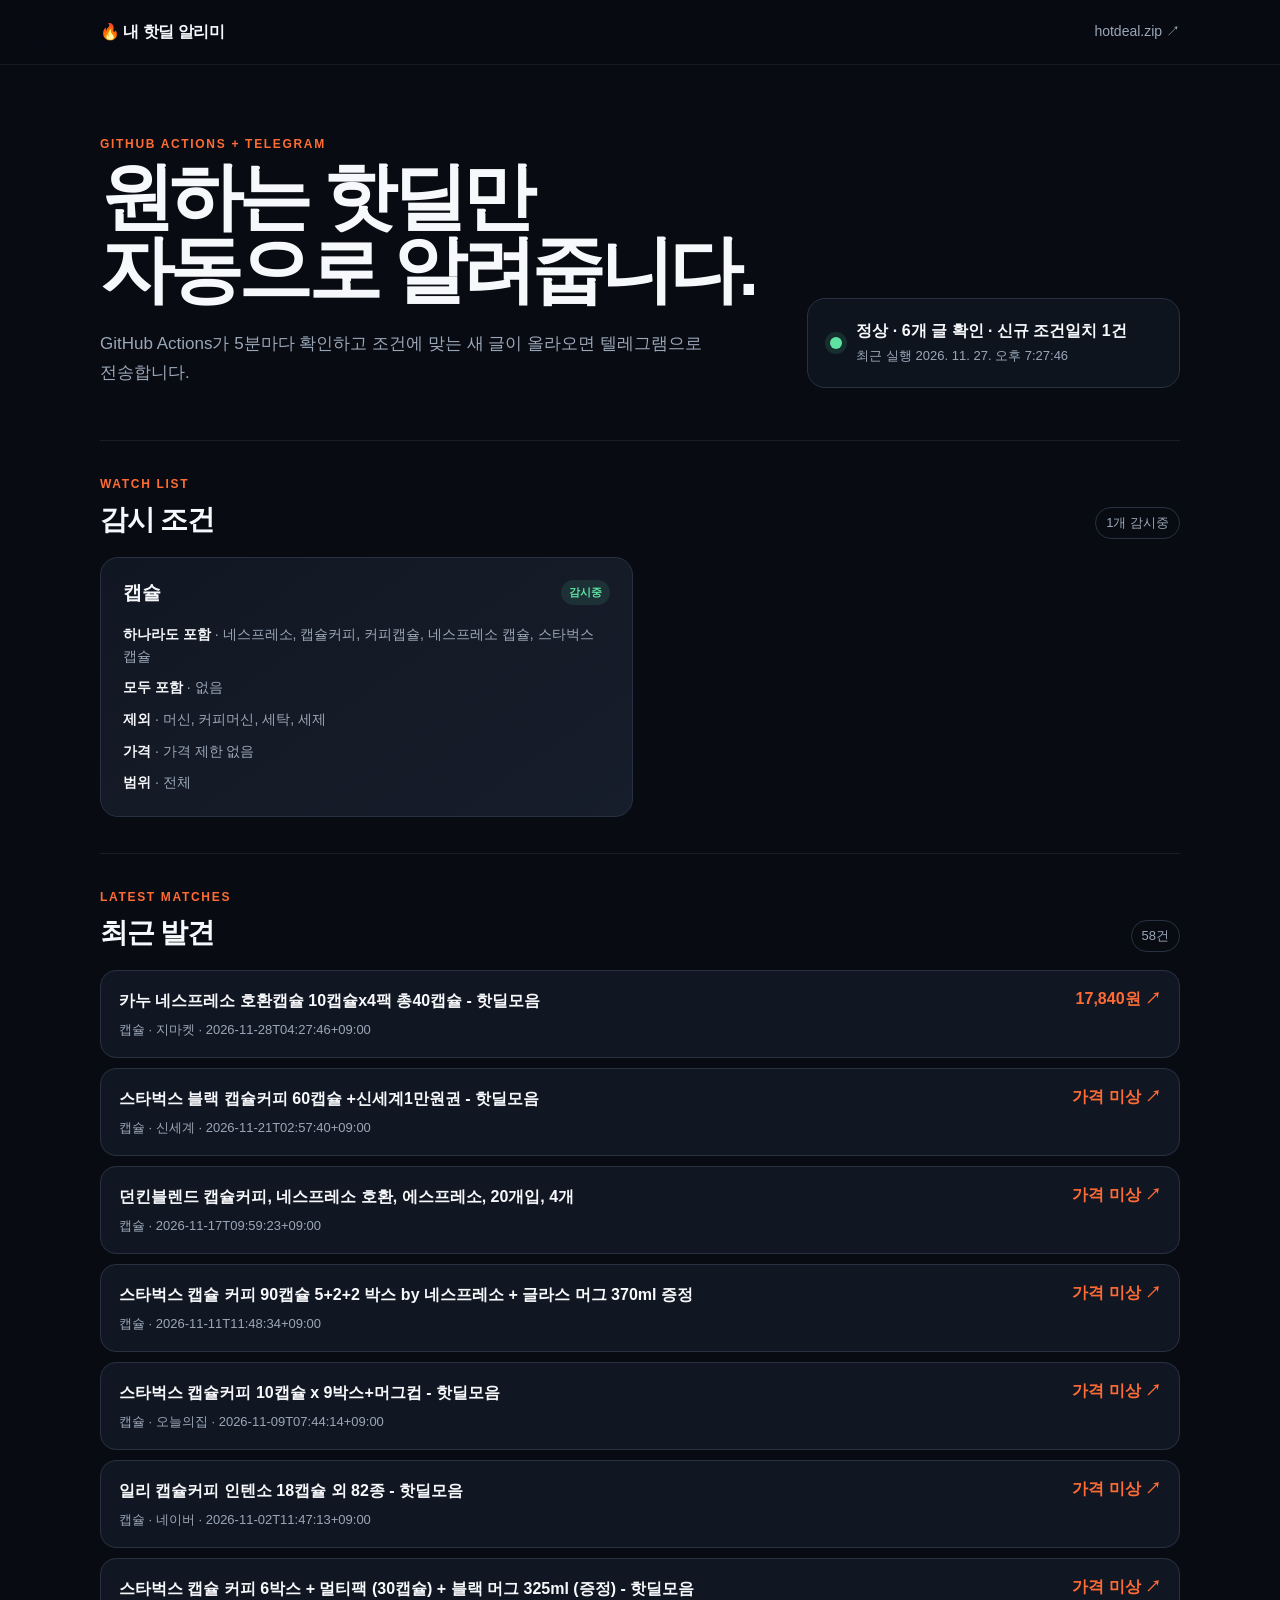
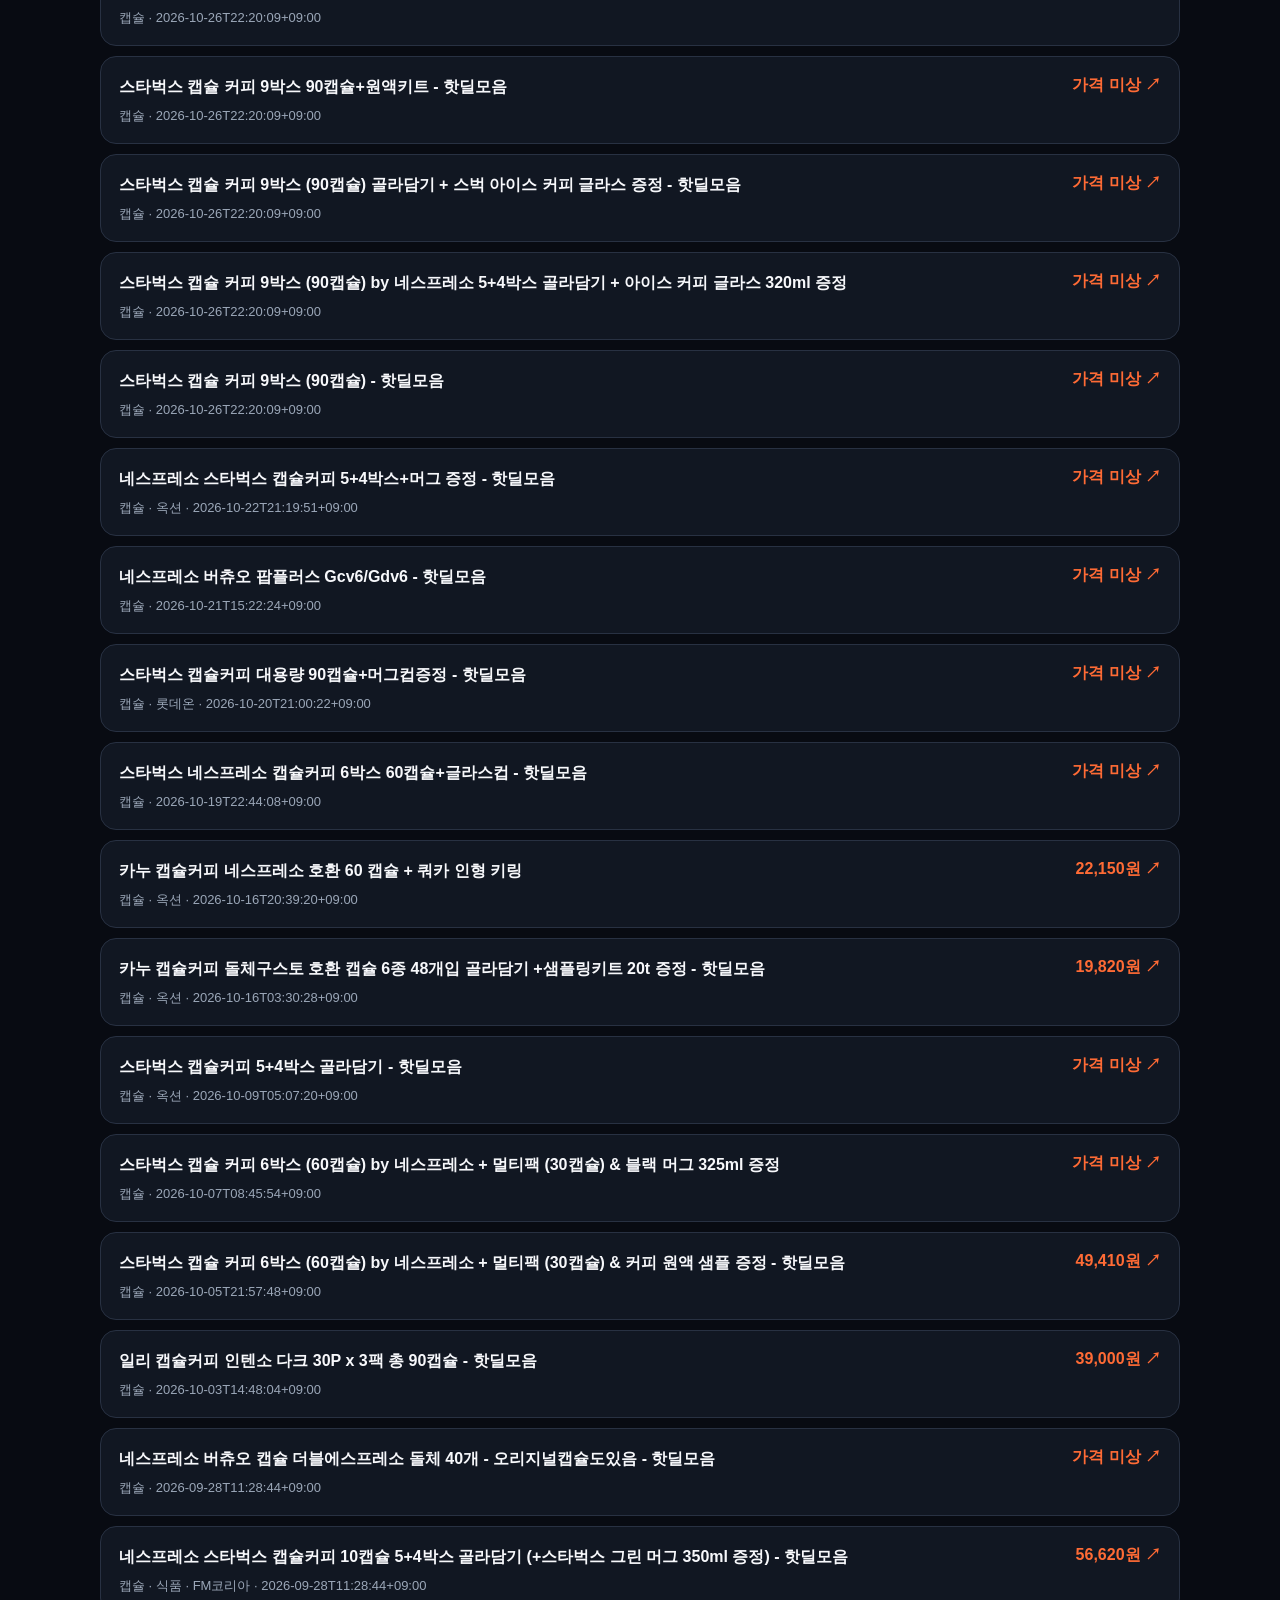
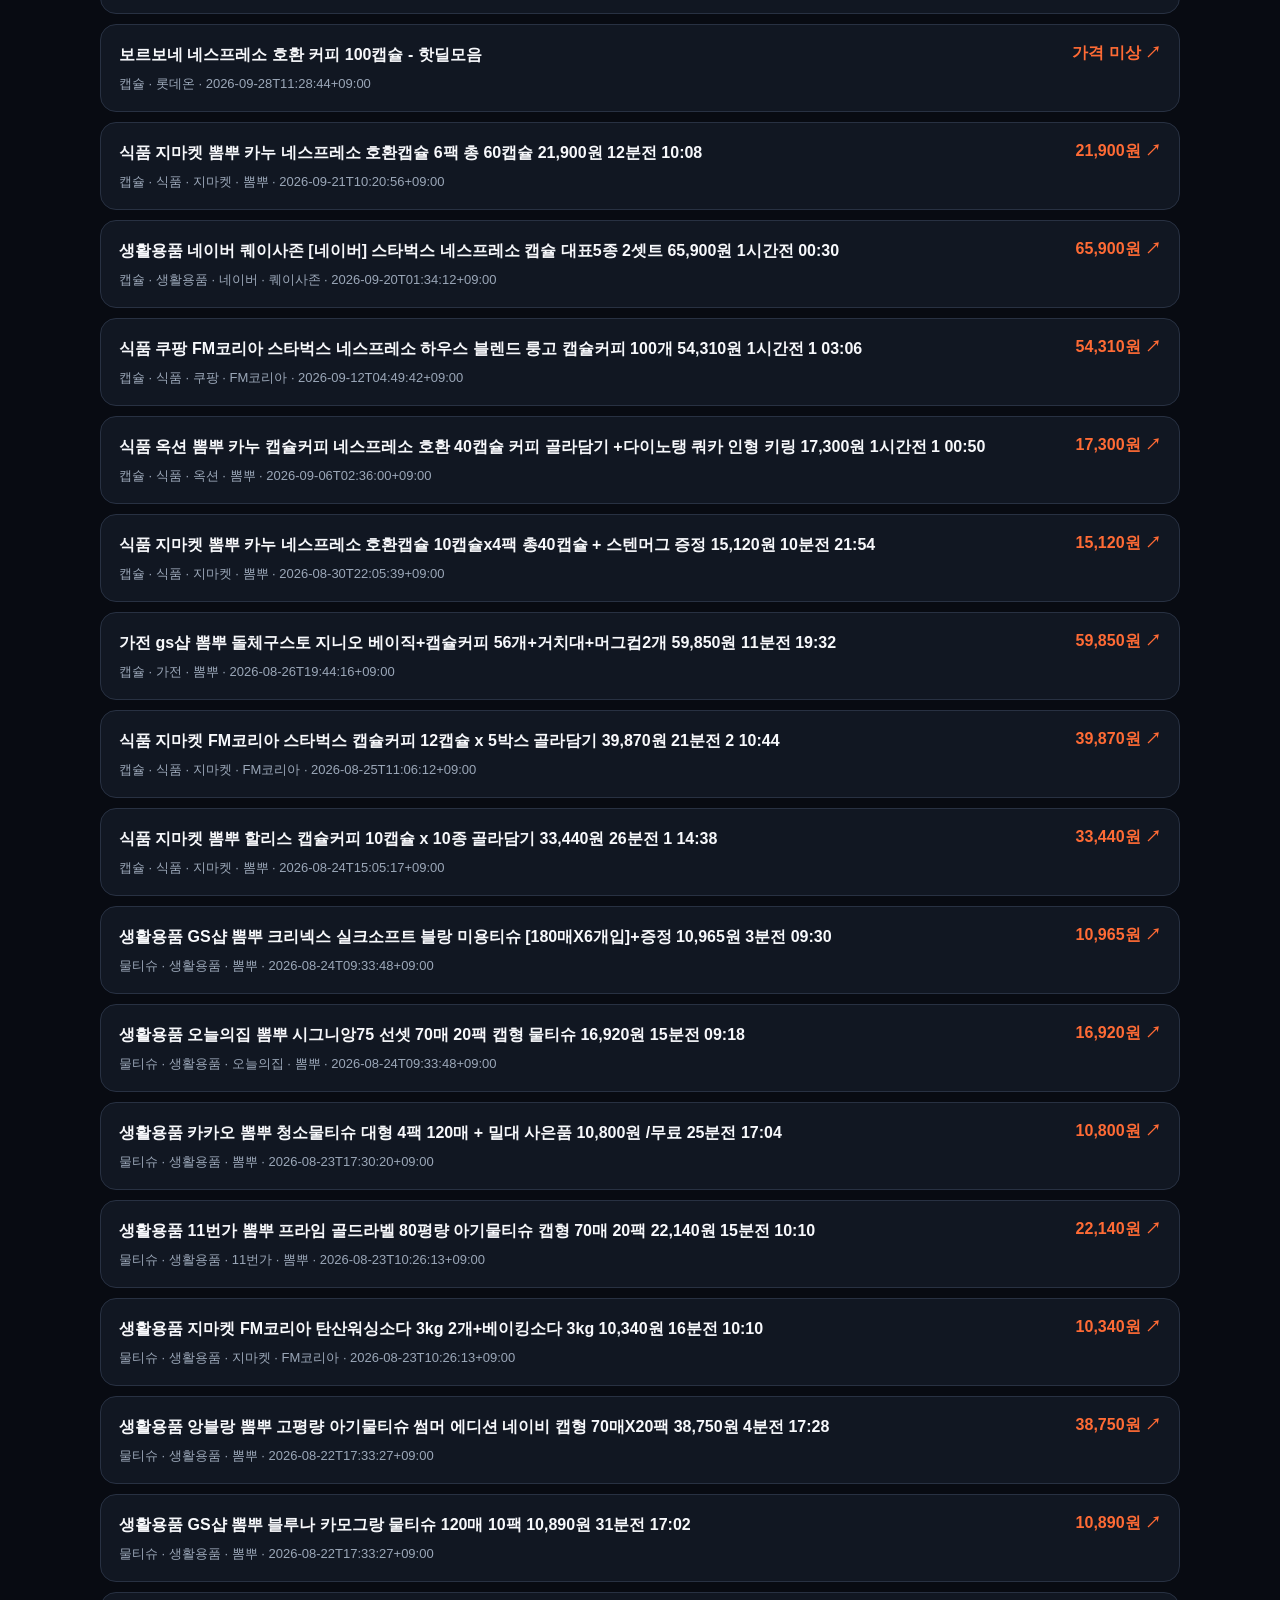
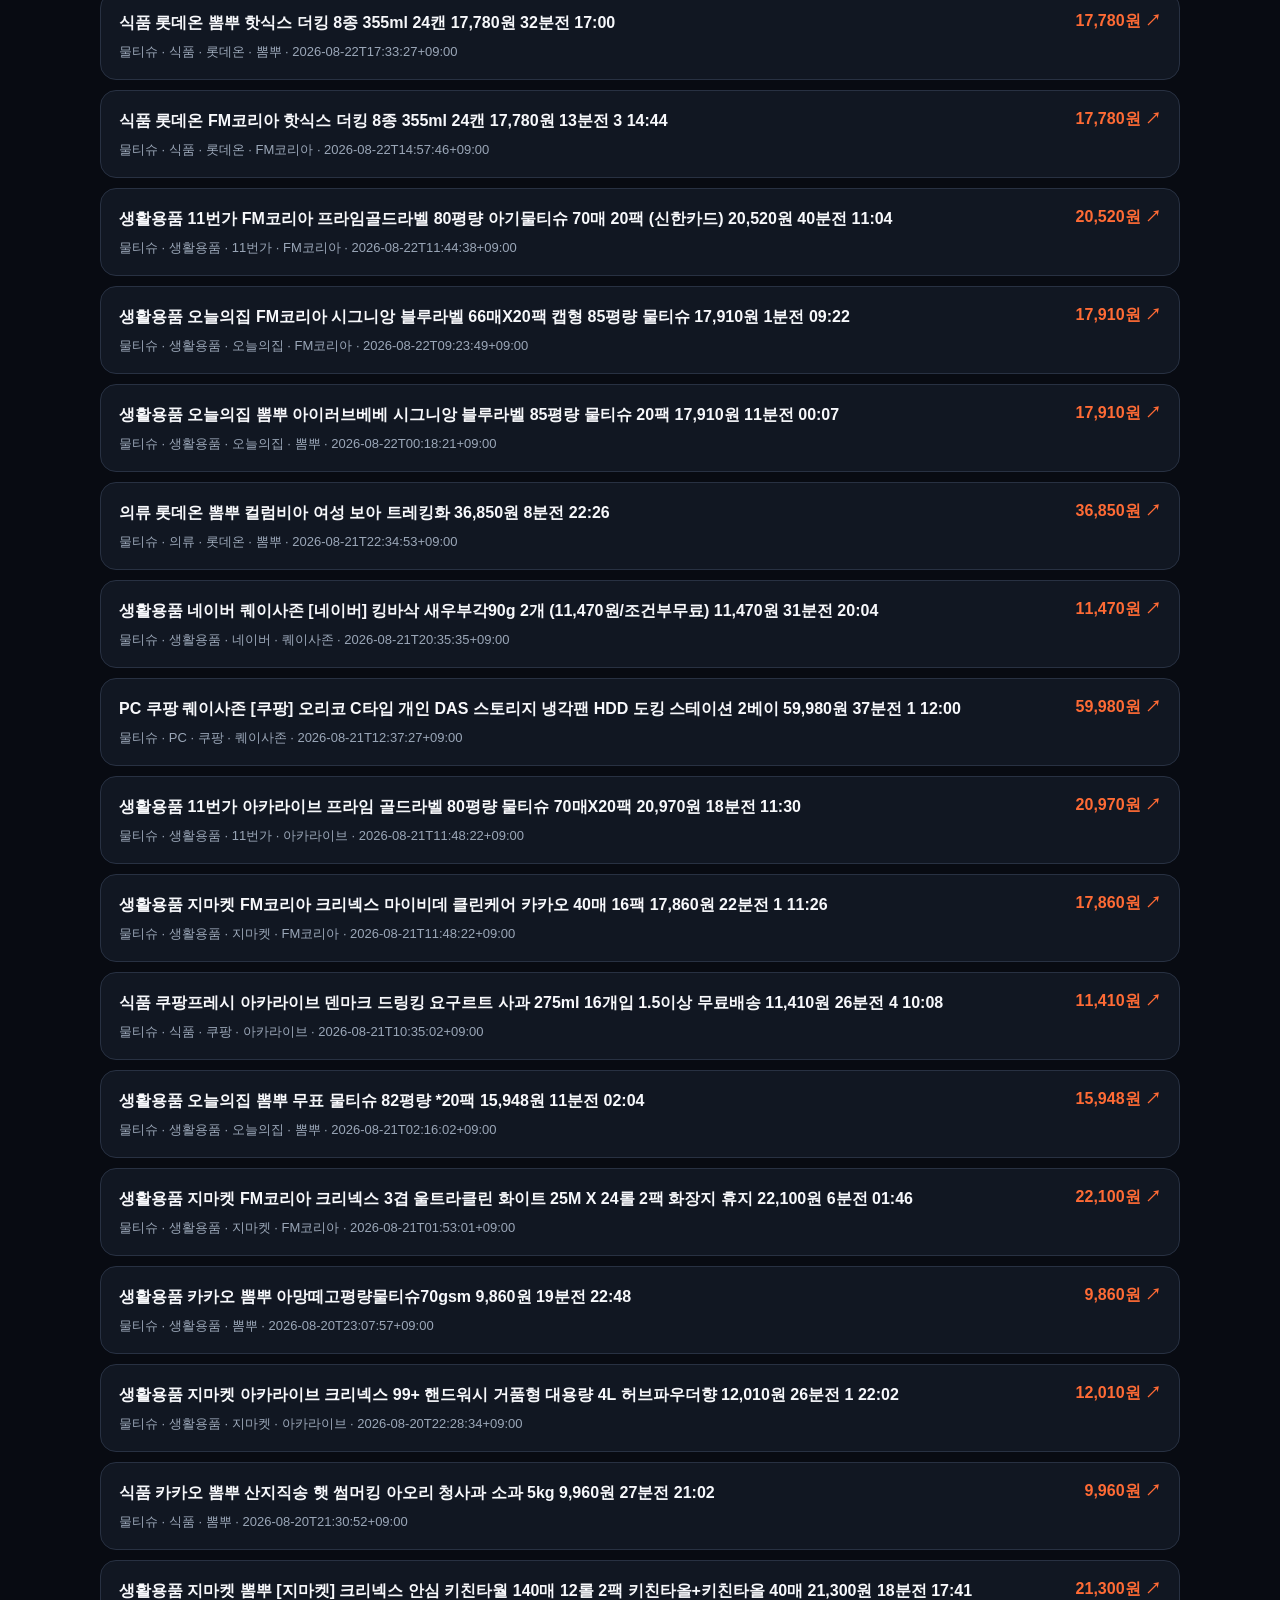
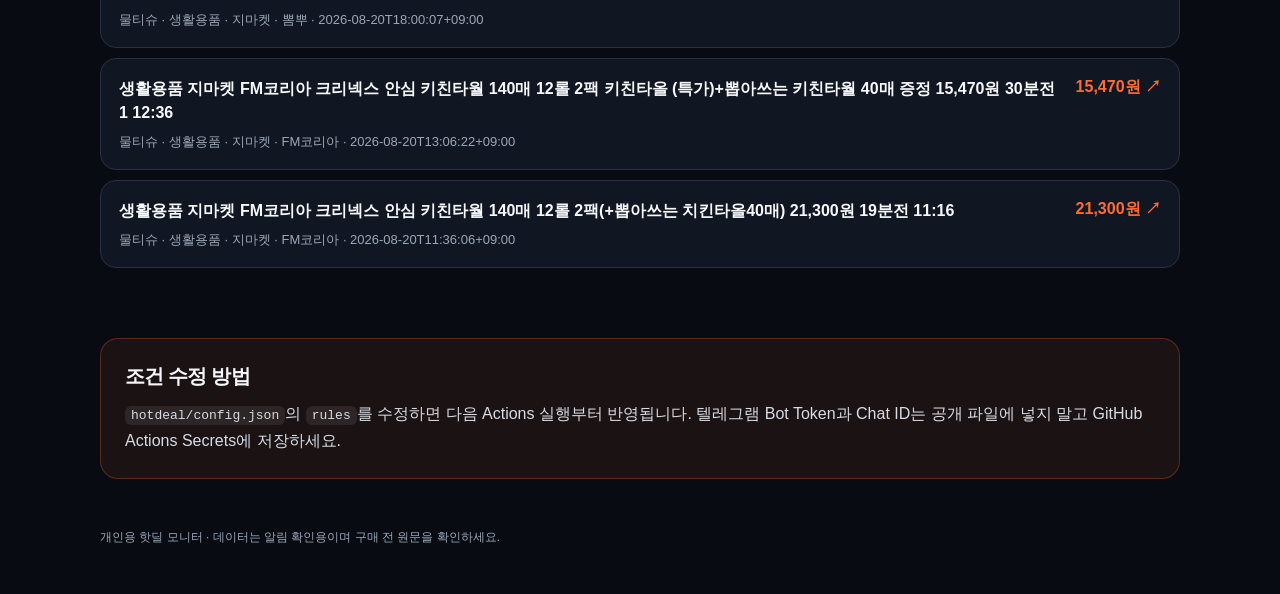
<file: hotdeal/index.html>
<!doctype html>
<html lang="ko">
<head>
  <meta charset="utf-8">
  <meta name="viewport" content="width=device-width, initial-scale=1">
  <meta name="theme-color" content="#111827">
  <title>내 핫딜 알리미</title>
  <link rel="stylesheet" href="styles.css">
</head>
<body>
  <header class="topbar">
    <div class="wrap topbar-inner">
      <a class="brand" href="./">🔥 내 핫딜 알리미</a>
      <a class="source-link" href="https://hotdeal.zip/" target="_blank" rel="noopener">hotdeal.zip ↗</a>
    </div>
  </header>

  <main class="wrap">
    <section class="hero">
      <div>
        <p class="eyebrow">GITHUB ACTIONS + TELEGRAM</p>
        <h1>원하는 핫딜만<br>자동으로 알려줍니다.</h1>
        <p class="hero-copy">GitHub Actions가 5분마다 확인하고 조건에 맞는 새 글이 올라오면 텔레그램으로 전송합니다.</p>
      </div>
      <div class="status-card">
        <span class="status-dot" id="statusDot"></span>
        <div>
          <strong id="sourceStatus">상태 확인 중…</strong>
          <p id="updatedAt">최근 실행 정보 불러오는 중</p>
        </div>
      </div>
    </section>

    <section class="section">
      <div class="section-head">
        <div>
          <p class="eyebrow">WATCH LIST</p>
          <h2>감시 조건</h2>
        </div>
        <span class="count" id="ruleCount">0개</span>
      </div>
      <div class="rule-grid" id="ruleGrid">
        <div class="empty">설정을 불러오는 중입니다.</div>
      </div>
    </section>

    <section class="section">
      <div class="section-head">
        <div>
          <p class="eyebrow">LATEST MATCHES</p>
          <h2>최근 발견</h2>
        </div>
        <span class="count" id="matchCount">0건</span>
      </div>
      <div class="deal-list" id="dealList">
        <div class="empty">아직 발견된 핫딜이 없습니다.</div>
      </div>
    </section>

    <section class="guide">
      <h2>조건 수정 방법</h2>
      <p><code>hotdeal/config.json</code>의 <code>rules</code>를 수정하면 다음 Actions 실행부터 반영됩니다. 텔레그램 Bot Token과 Chat ID는 공개 파일에 넣지 말고 GitHub Actions Secrets에 저장하세요.</p>
    </section>
  </main>

  <footer class="wrap footer">개인용 핫딜 모니터 · 데이터는 알림 확인용이며 구매 전 원문을 확인하세요.</footer>
  <script src="app.js" defer></script>
</body>
</html>
</file>
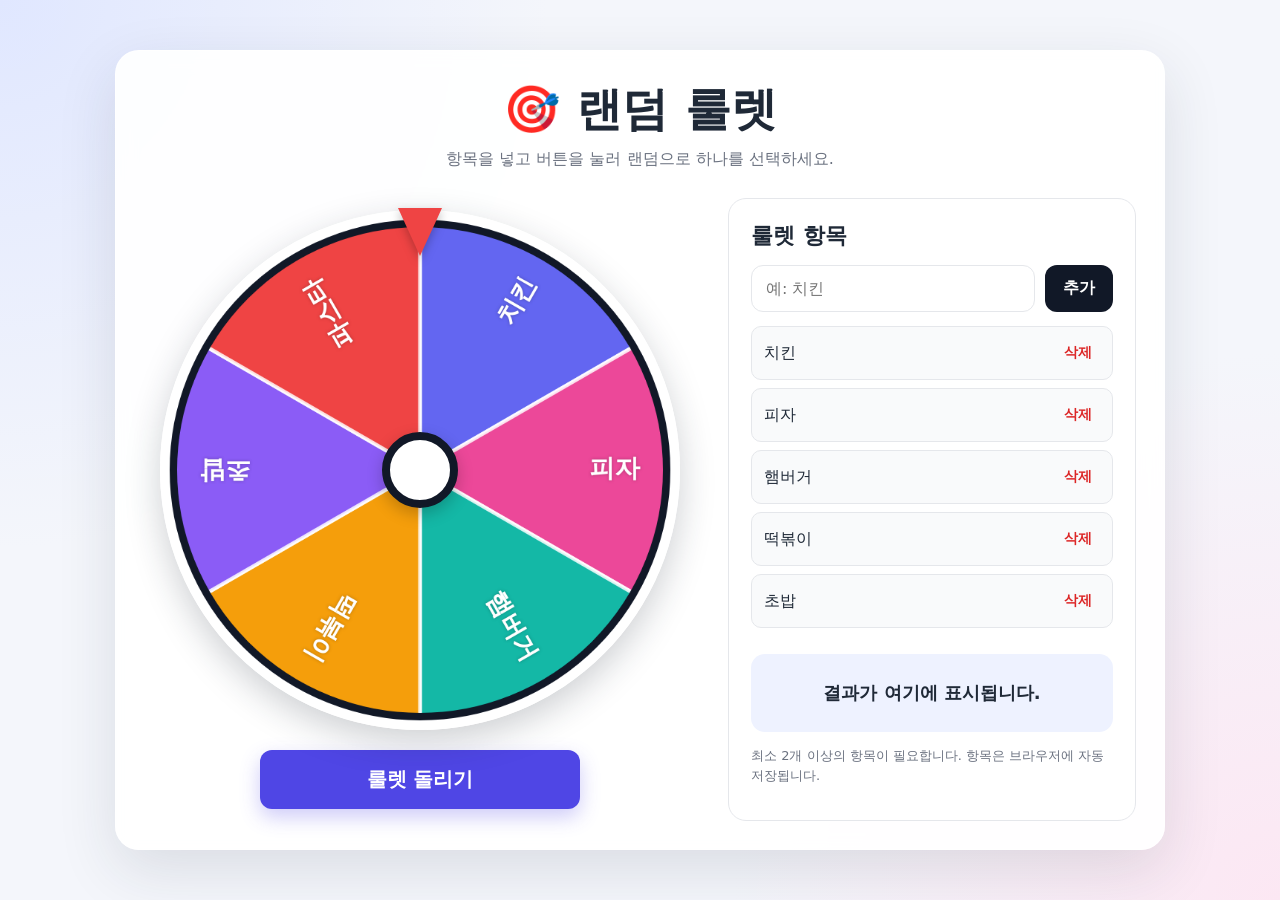
<file: roulette/index.html>
<!DOCTYPE html>
<html lang="ko">
<head>
  <meta charset="UTF-8" />
  <meta name="viewport" content="width=device-width, initial-scale=1.0" />
  <title>랜덤 룰렛</title>
  <style>
    :root {
      --bg: #f4f6fb;
      --card: #ffffff;
      --text: #1f2937;
      --muted: #6b7280;
      --primary: #4f46e5;
      --primary-hover: #4338ca;
      --border: #e5e7eb;
      --danger: #dc2626;
    }

    * {
      box-sizing: border-box;
    }

    body {
      margin: 0;
      min-height: 100vh;
      font-family: system-ui, -apple-system, BlinkMacSystemFont, "Segoe UI", sans-serif;
      color: var(--text);
      background:
        radial-gradient(circle at top left, #e0e7ff 0, transparent 35%),
        radial-gradient(circle at bottom right, #fce7f3 0, transparent 35%),
        var(--bg);
      display: flex;
      align-items: center;
      justify-content: center;
      padding: 24px;
    }

    .app {
      width: min(1050px, 100%);
      background: rgba(255, 255, 255, 0.92);
      border: 1px solid rgba(255,255,255,0.7);
      box-shadow: 0 20px 60px rgba(31, 41, 55, 0.12);
      border-radius: 24px;
      padding: 28px;
      backdrop-filter: blur(10px);
    }

    h1 {
      margin: 0 0 8px;
      font-size: clamp(28px, 5vw, 46px);
      text-align: center;
    }

    .subtitle {
      margin: 0 0 28px;
      text-align: center;
      color: var(--muted);
    }

    .layout {
      display: grid;
      grid-template-columns: minmax(300px, 1.15fr) minmax(280px, 0.85fr);
      gap: 32px;
      align-items: center;
    }

    .wheel-area {
      display: flex;
      flex-direction: column;
      align-items: center;
      gap: 20px;
    }

    .wheel-wrap {
      position: relative;
      width: min(520px, 82vw);
      aspect-ratio: 1;
      display: grid;
      place-items: center;
    }

    .pointer {
      position: absolute;
      top: -2px;
      left: 50%;
      transform: translateX(-50%);
      width: 0;
      height: 0;
      border-left: 22px solid transparent;
      border-right: 22px solid transparent;
      border-top: 48px solid #ef4444;
      z-index: 5;
      filter: drop-shadow(0 4px 5px rgba(0,0,0,0.25));
    }

    canvas {
      width: 100%;
      height: 100%;
      border-radius: 50%;
      box-shadow:
        0 12px 35px rgba(31, 41, 55, 0.22),
        inset 0 0 0 10px #fff;
      background: white;
    }

    .center-dot {
      position: absolute;
      width: 76px;
      height: 76px;
      border-radius: 50%;
      background: white;
      border: 8px solid #111827;
      box-shadow: 0 6px 16px rgba(0,0,0,0.22);
      z-index: 4;
    }

    button {
      border: 0;
      border-radius: 12px;
      padding: 13px 18px;
      font-weight: 700;
      font-size: 16px;
      cursor: pointer;
      transition: transform 0.15s ease, background 0.15s ease, opacity 0.15s ease;
    }

    button:hover:not(:disabled) {
      transform: translateY(-1px);
    }

    button:disabled {
      cursor: not-allowed;
      opacity: 0.55;
    }

    .spin-btn {
      width: min(320px, 100%);
      background: var(--primary);
      color: white;
      font-size: 20px;
      padding: 16px 22px;
      box-shadow: 0 8px 20px rgba(79, 70, 229, 0.28);
    }

    .spin-btn:hover:not(:disabled) {
      background: var(--primary-hover);
    }

    .panel {
      background: var(--card);
      border: 1px solid var(--border);
      border-radius: 18px;
      padding: 22px;
    }

    .panel h2 {
      margin: 0 0 14px;
      font-size: 22px;
    }

    .input-row {
      display: flex;
      gap: 10px;
      margin-bottom: 14px;
    }

    input {
      flex: 1;
      min-width: 0;
      border: 1px solid var(--border);
      border-radius: 12px;
      padding: 13px 14px;
      font: inherit;
      outline: none;
    }

    input:focus {
      border-color: var(--primary);
      box-shadow: 0 0 0 3px rgba(79, 70, 229, 0.12);
    }

    .add-btn {
      background: #111827;
      color: white;
      white-space: nowrap;
    }

    .items {
      list-style: none;
      margin: 0;
      padding: 0;
      display: grid;
      gap: 8px;
      max-height: 310px;
      overflow-y: auto;
    }

    .item {
      display: flex;
      align-items: center;
      justify-content: space-between;
      gap: 12px;
      padding: 11px 12px;
      background: #f9fafb;
      border: 1px solid var(--border);
      border-radius: 10px;
    }

    .item span {
      word-break: break-word;
    }

    .delete-btn {
      background: transparent;
      color: var(--danger);
      padding: 6px 8px;
      font-size: 14px;
    }

    .result {
      margin-top: 18px;
      min-height: 78px;
      display: grid;
      place-items: center;
      text-align: center;
      border-radius: 14px;
      background: #eef2ff;
      padding: 14px;
      font-size: 18px;
      font-weight: 700;
    }

    .hint {
      margin-top: 14px;
      color: var(--muted);
      font-size: 13px;
      line-height: 1.5;
    }

    @media (max-width: 820px) {
      .app {
        padding: 20px;
      }

      .layout {
        grid-template-columns: 1fr;
      }

      .panel {
        order: -1;
      }
    }
  </style>
</head>
<body>
  <main class="app">
    <h1>🎯 랜덤 룰렛</h1>
    <p class="subtitle">항목을 넣고 버튼을 눌러 랜덤으로 하나를 선택하세요.</p>

    <section class="layout">
      <div class="wheel-area">
        <div class="wheel-wrap">
          <div class="pointer" aria-hidden="true"></div>
          <canvas id="wheel" width="700" height="700" aria-label="룰렛"></canvas>
          <div class="center-dot" aria-hidden="true"></div>
        </div>
        <button id="spinBtn" class="spin-btn">룰렛 돌리기</button>
      </div>

      <aside class="panel">
        <h2>룰렛 항목</h2>
        <div class="input-row">
          <input id="itemInput" type="text" maxlength="30" placeholder="예: 치킨" />
          <button id="addBtn" class="add-btn">추가</button>
        </div>

        <ul id="itemList" class="items"></ul>

        <div id="result" class="result">결과가 여기에 표시됩니다.</div>
        <p class="hint">
          최소 2개 이상의 항목이 필요합니다. 항목은 브라우저에 자동 저장됩니다.
        </p>
      </aside>
    </section>
  </main>

  <script>
    const canvas = document.getElementById("wheel");
    const ctx = canvas.getContext("2d");
    const spinBtn = document.getElementById("spinBtn");
    const addBtn = document.getElementById("addBtn");
    const itemInput = document.getElementById("itemInput");
    const itemList = document.getElementById("itemList");
    const resultBox = document.getElementById("result");

    const colors = [
      "#6366f1", "#ec4899", "#14b8a6", "#f59e0b",
      "#8b5cf6", "#ef4444", "#06b6d4", "#84cc16",
      "#f97316", "#3b82f6"
    ];

    let items = JSON.parse(localStorage.getItem("rouletteItems")) || [
      "치킨", "피자", "햄버거", "떡볶이", "초밥", "파스타"
    ];

    let rotation = 0;
    let spinning = false;

    function saveItems() {
      localStorage.setItem("rouletteItems", JSON.stringify(items));
    }

    function drawWheel() {
      const size = canvas.width;
      const center = size / 2;
      const radius = center - 18;

      ctx.clearRect(0, 0, size, size);

      if (items.length === 0) {
        ctx.beginPath();
        ctx.arc(center, center, radius, 0, Math.PI * 2);
        ctx.fillStyle = "#e5e7eb";
        ctx.fill();

        ctx.fillStyle = "#6b7280";
        ctx.font = "700 34px system-ui";
        ctx.textAlign = "center";
        ctx.textBaseline = "middle";
        ctx.fillText("항목을 추가하세요", center, center);
        return;
      }

      const slice = (Math.PI * 2) / items.length;

      items.forEach((item, index) => {
        const start = rotation + index * slice - Math.PI / 2;
        const end = start + slice;

        ctx.beginPath();
        ctx.moveTo(center, center);
        ctx.arc(center, center, radius, start, end);
        ctx.closePath();
        ctx.fillStyle = colors[index % colors.length];
        ctx.fill();

        ctx.strokeStyle = "rgba(255,255,255,0.85)";
        ctx.lineWidth = 5;
        ctx.stroke();

        ctx.save();
        ctx.translate(center, center);
        ctx.rotate(start + slice / 2);

        ctx.fillStyle = "#ffffff";
        ctx.font = `700 ${Math.max(20, Math.min(34, 270 / items.length + 16))}px system-ui`;
        ctx.textAlign = "right";
        ctx.textBaseline = "middle";
        ctx.shadowColor = "rgba(0,0,0,0.25)";
        ctx.shadowBlur = 4;

        const label = item.length > 12 ? item.slice(0, 11) + "…" : item;
        ctx.fillText(label, radius - 36, 0);
        ctx.restore();
      });

      ctx.beginPath();
      ctx.arc(center, center, radius, 0, Math.PI * 2);
      ctx.strokeStyle = "#111827";
      ctx.lineWidth = 10;
      ctx.stroke();
    }

    function renderItems() {
      itemList.innerHTML = "";

      items.forEach((item, index) => {
        const li = document.createElement("li");
        li.className = "item";

        const text = document.createElement("span");
        text.textContent = item;

        const button = document.createElement("button");
        button.className = "delete-btn";
        button.textContent = "삭제";
        button.disabled = spinning;
        button.addEventListener("click", () => {
          items.splice(index, 1);
          saveItems();
          renderItems();
          drawWheel();
          resultBox.textContent = "결과가 여기에 표시됩니다.";
        });

        li.append(text, button);
        itemList.appendChild(li);
      });

      spinBtn.disabled = items.length < 2 || spinning;
    }

    function addItem() {
      const value = itemInput.value.trim();
      if (!value) return;

      items.push(value);
      itemInput.value = "";
      saveItems();
      renderItems();
      drawWheel();
      itemInput.focus();
    }

    function easeOutCubic(t) {
      return 1 - Math.pow(1 - t, 3);
    }

    function spin() {
      if (spinning || items.length < 2) return;

      spinning = true;
      spinBtn.disabled = true;
      addBtn.disabled = true;
      itemInput.disabled = true;
      resultBox.textContent = "룰렛이 돌아가는 중...";

      const slice = (Math.PI * 2) / items.length;
      const winnerIndex = Math.floor(Math.random() * items.length);

      const currentNormalized = ((rotation % (Math.PI * 2)) + Math.PI * 2) % (Math.PI * 2);
      const targetNormalized =
        ((-winnerIndex * slice - slice / 2) % (Math.PI * 2) + Math.PI * 2) % (Math.PI * 2);

      let delta = targetNormalized - currentNormalized;
      if (delta < 0) delta += Math.PI * 2;

      const extraSpins = 6 + Math.floor(Math.random() * 3);
      const startRotation = rotation;
      const targetRotation = rotation + extraSpins * Math.PI * 2 + delta;
      const duration = 4200;
      const startTime = performance.now();

      function animate(now) {
        const progress = Math.min((now - startTime) / duration, 1);
        rotation = startRotation + (targetRotation - startRotation) * easeOutCubic(progress);
        drawWheel();

        if (progress < 1) {
          requestAnimationFrame(animate);
        } else {
          rotation = targetRotation % (Math.PI * 2);
          drawWheel();
          spinning = false;
          addBtn.disabled = false;
          itemInput.disabled = false;
          resultBox.textContent = `🎉 당첨: ${items[winnerIndex]}`;
          renderItems();
        }
      }

      requestAnimationFrame(animate);
    }

    addBtn.addEventListener("click", addItem);
    spinBtn.addEventListener("click", spin);

    itemInput.addEventListener("keydown", (event) => {
      if (event.key === "Enter") addItem();
    });

    renderItems();
    drawWheel();
  </script>
</body>
</html>
</file>
<file: hotdeal/styles.css>
:root {
  color-scheme: dark;
  --bg: #080b12;
  --panel: #111722;
  --panel-2: #171e2b;
  --line: #283142;
  --text: #f7f8fb;
  --muted: #9ba7b8;
  --accent: #ff6b35;
  --good: #5ee3a2;
  --bad: #ff6b6b;
}

* { box-sizing: border-box; }
html { scroll-behavior: smooth; }
body {
  margin: 0;
  background: radial-gradient(circle at 20% -10%, #1b2435 0, transparent 34rem), var(--bg);
  color: var(--text);
  font-family: Pretendard, -apple-system, BlinkMacSystemFont, "Segoe UI", sans-serif;
}
a { color: inherit; }
.wrap { width: min(1080px, calc(100% - 32px)); margin: 0 auto; }
.topbar { position: sticky; top: 0; z-index: 10; background: rgba(8, 11, 18, .78); backdrop-filter: blur(16px); border-bottom: 1px solid rgba(255,255,255,.06); }
.topbar-inner { min-height: 64px; display: flex; align-items: center; justify-content: space-between; gap: 16px; }
.brand { font-weight: 900; text-decoration: none; letter-spacing: -.03em; }
.source-link { color: var(--muted); font-size: 14px; text-decoration: none; }
.hero { padding: 72px 0 52px; display: grid; grid-template-columns: 1.45fr .8fr; gap: 32px; align-items: end; }
.eyebrow { margin: 0 0 10px; color: var(--accent); font-size: 12px; font-weight: 900; letter-spacing: .14em; }
h1 { margin: 0; font-size: clamp(40px, 7vw, 74px); line-height: .98; letter-spacing: -.065em; }
.hero-copy { max-width: 620px; margin: 24px 0 0; color: var(--muted); font-size: 17px; line-height: 1.7; }
.status-card { display: flex; align-items: center; gap: 14px; padding: 22px; background: rgba(17,23,34,.82); border: 1px solid var(--line); border-radius: 18px; }
.status-card p { margin: 5px 0 0; color: var(--muted); font-size: 13px; }
.status-dot { width: 12px; height: 12px; flex: 0 0 auto; border-radius: 50%; background: var(--muted); box-shadow: 0 0 0 5px rgba(155,167,184,.12); }
.status-dot.ok { background: var(--good); box-shadow: 0 0 0 5px rgba(94,227,162,.12); }
.status-dot.bad { background: var(--bad); box-shadow: 0 0 0 5px rgba(255,107,107,.12); }
.section { padding: 36px 0; border-top: 1px solid rgba(255,255,255,.08); }
.section-head { margin-bottom: 18px; display: flex; justify-content: space-between; align-items: end; gap: 16px; }
h2 { margin: 0; font-size: 28px; letter-spacing: -.04em; }
.count { padding: 6px 10px; border: 1px solid var(--line); border-radius: 999px; color: var(--muted); font-size: 13px; }
.rule-grid { display: grid; grid-template-columns: repeat(2, minmax(0, 1fr)); gap: 14px; }
.rule-card { padding: 22px; background: linear-gradient(145deg, var(--panel), var(--panel-2)); border: 1px solid var(--line); border-radius: 18px; }
.rule-card.off { opacity: .48; }
.rule-title { display: flex; justify-content: space-between; gap: 16px; align-items: center; }
.rule-title h3 { margin: 0; font-size: 19px; }
.badge { padding: 5px 8px; border-radius: 999px; background: rgba(94,227,162,.11); color: var(--good); font-size: 11px; font-weight: 800; }
.badge.off { background: rgba(155,167,184,.10); color: var(--muted); }
.rule-meta { margin: 18px 0 0; display: grid; gap: 10px; color: var(--muted); font-size: 14px; line-height: 1.55; }
.rule-meta b { color: var(--text); font-weight: 700; }
.deal-list { display: grid; gap: 10px; }
.deal { padding: 18px; display: grid; grid-template-columns: 1fr auto; gap: 16px; background: var(--panel); border: 1px solid var(--line); border-radius: 16px; text-decoration: none; transition: transform .15s ease, border-color .15s ease; }
.deal:hover { transform: translateY(-2px); border-color: #44516a; }
.deal h3 { margin: 0; font-size: 16px; line-height: 1.5; }
.deal-meta { margin-top: 8px; color: var(--muted); font-size: 13px; }
.price { color: var(--accent); font-weight: 900; white-space: nowrap; }
.empty { padding: 28px; border: 1px dashed var(--line); border-radius: 16px; color: var(--muted); text-align: center; }
.guide { margin: 34px 0 50px; padding: 24px; background: rgba(255,107,53,.08); border: 1px solid rgba(255,107,53,.28); border-radius: 18px; }
.guide h2 { font-size: 20px; }
.guide p { margin: 10px 0 0; color: #d7dce5; line-height: 1.7; }
code { padding: 2px 6px; border-radius: 6px; background: rgba(255,255,255,.08); }
.footer { padding: 0 0 48px; color: var(--muted); font-size: 12px; }
@media (max-width: 760px) {
  .hero { grid-template-columns: 1fr; padding-top: 48px; }
  .rule-grid { grid-template-columns: 1fr; }
  .deal { grid-template-columns: 1fr; }
  .price { white-space: normal; }
}
</file>
